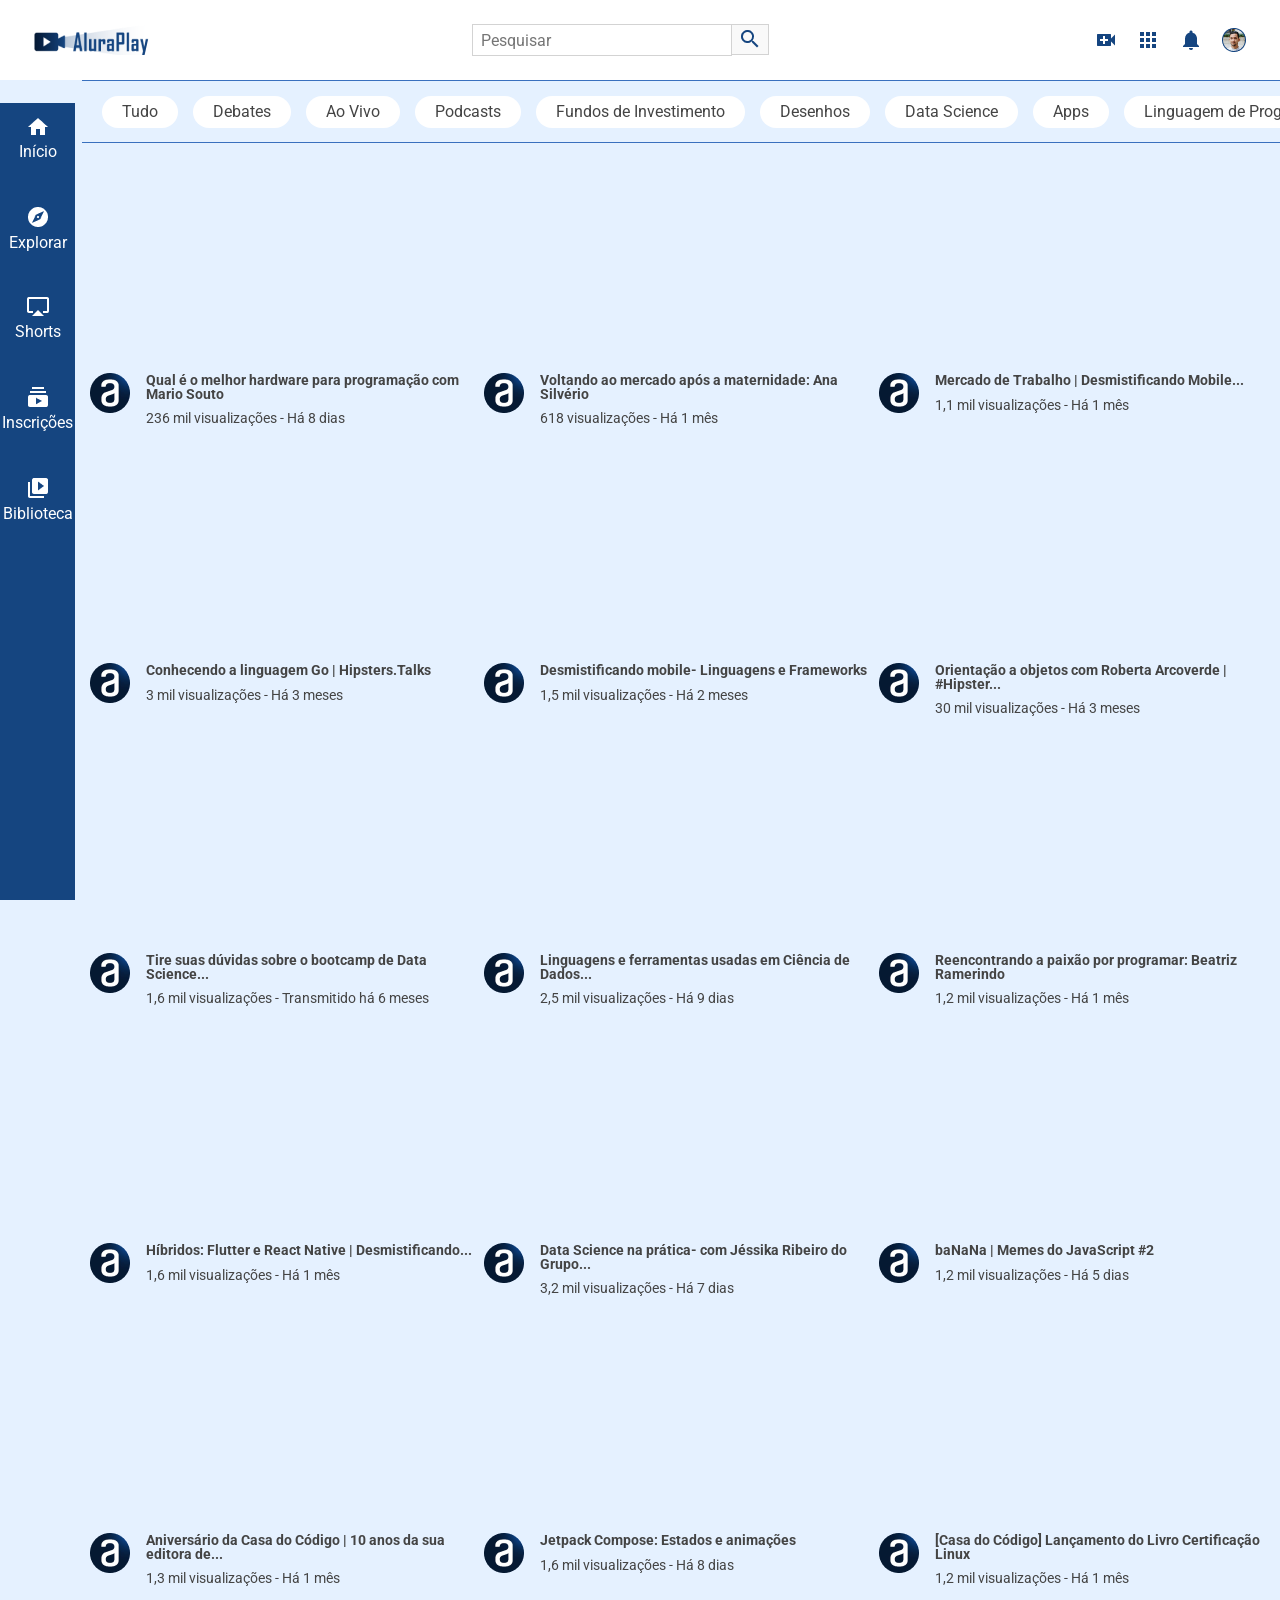
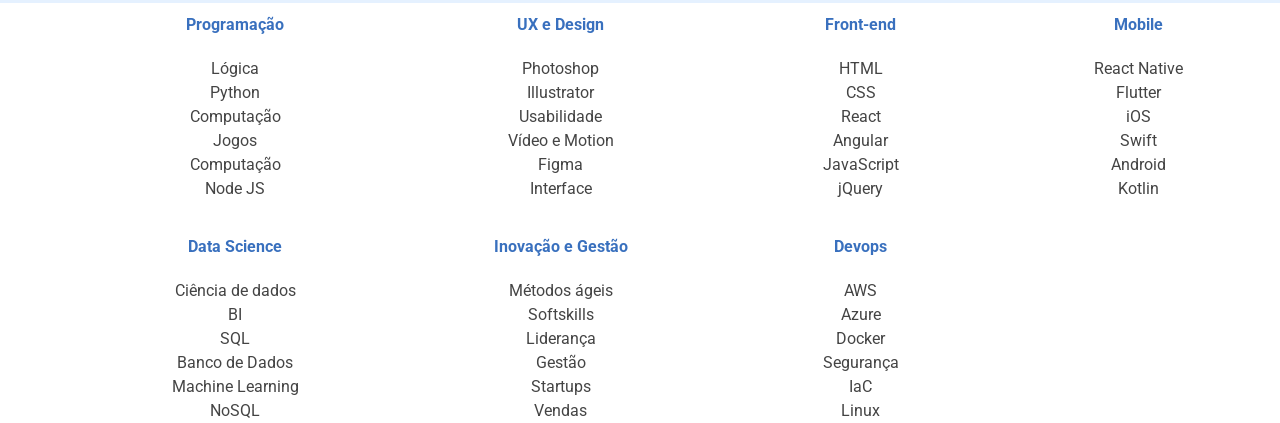
<file: index.html>
<!DOCTYPE html>
<html lang="pt-br">

<head>
    <meta charset="UTF-8">
    <meta http-equiv="X-UA-Compatible" content="IE=edge">
    <meta name="viewport" content="width=device-width, initial-scale=1.0">
    <link href="https://fonts.googleapis.com/css2?family=Roboto:wght@400;700&display=swap" rel="stylesheet">
    <link rel="stylesheet" href="./css/reset.css">
    <link rel="stylesheet" href="./css/estilos.css">
    <link rel="stylesheet" href="./css/flexbox.css">
    <title>AluraPlay</title>
    <link rel="shortcut icon" href="./img/favicon.ico" type="image/x-icon">
</head>

<body>

    <!-- Cabecalho -->
    <header>

        <nav class="cabecalho__container">

            <h1 class="logo__item" href="#"></h1>

            <div class="cabecalho__pesquisar__item">
                <form action="">
                    <input type="search" placeholder="Pesquisar" id="pesquisar" class="pesquisar__input">
                    <label for="pesquisar" class="pesquisar__label"></label>
                </form>
                <a href="#" class="cabecalho__audio"></a>
            </div>

            <div class="cabecalho__icones__item">
                <a href="#" class="cabecalho__videos"></a>
                <a href="#" class="cabecalho__apps"></a>
                <a href="#" class="cabecalho__notificacoes"></a>
                <a href="#" class="cabecalho__avatar"></a>
            </div>

        </nav>

    </header>

    <!-- Menu lateral -->

    <aside class="menu__container">
        <ul class="menu__lista">
            <li>
                <a class="menu__itens" href="#">
                    <i class="icone__inicio icone-item"></i>
                    <span>Início</span></a>
            </li>

            <li>
                <a class="menu__itens" href="#">
                    <i class="icone__explorar icone-item"></i>
                    <span>Explorar</span></a>
            </li>

            <li>
                <a class="menu__itens" href="#">
                    <i class="icone__shorts icone-item"></i>
                    <span>Shorts</span></a>
            </li>

            <li>
                <a class="menu__itens" href="#">
                    <i class="icone__inscricoes icone-item"></i>
                    <span>Inscrições</span></a>
            </li>

            <li>
                <a class="menu__itens" href="#">
                    <i class="icone__biblioteca icone-item"></i>
                    <span>Biblioteca</span></a>
            </li>
        </ul>

        <ul class="menu__lista">
            <li>
                <a class="menu__itens" href="#">
                    <i class="icone__historico icone-item"></i>
                    <span>Histórico</span></a>
            </li>

            <li>
                <a class="menu__itens" href="#">
                    <i class="icone__relogio icone-item"></i>
                    <span>Assistir mais tarde</span></a>
            </li>

            <li>
                <a class="menu__itens" href="#">
                    <i class="icone__like icone-item"></i>
                    <span>Marcados com like</span></a>
            </li>
        </ul>

        <ul class="menu__lista">
            <li>
                <a class="menu__itens" href="#">
                    <i class="icone__mostrar icone-item"></i>
                    <span>Mostrar mais 2</span></a>
            </li>

            <li>
                <a class="menu__itens" href="#">
                    <i class="icone__deschamps icone-item"></i>
                    <span>Felipe Deschamps</span></a>
            </li>

            <li>
                <a class="menu__itens" href="#">
                    <i class="icone__nerd icone-item"></i>
                    <span>Jovem Nerd</span></a>
            </li>

            <li>
                <a class="menu__itens" href="#">
                    <i class="icone__souto icone-item"></i>
                    <span>Mario Souto</span></a>
            </li>

            <li>
                <a class="menu__itens" href="#">
                    <i class="icone__iamarino icone-item"></i>
                    <span>Atila Iamarino</span></a>
            </li>

            <li>
                <a class="menu__itens" href="#">
                    <i class="icone__ballerini icone-item"></i>
                    <span>Rafaella Ballerini</span></a>
            </li>

            <li>
                <a class="menu__itens" href="#">
                    <i class="icone__gaveta icone-item"></i>
                    <span>Gaveta</span></a>
            </li>

            <li>
                <a class="menu__itens" href="#">
                    <i class="icone__alura icone-item"></i>
                    <span>Alura</span></a>
            </li>

            <li>
                <a class="menu__itens inscricoes" href="#">INSCRIÇÕES</a>
            </li>
        </ul>

        <ul class="menu__lista">
            <li class="jogos">
                <a class="menu__itens" href="#">
                    <i class="icone__jogos icone-item"></i>
                    <span>Jogos</span></a>
            </li>

            <li class="filmes">
                <a class="menu__itens" href="#">
                    <i class="icone__filmes icone-item"></i>
                    <span>Filmes</span></a>
            </li>
            <li class="premium">
                <a class="menu__itens" href="#">
                    <i class="icone__videos icone-item"></i>
                    <span>Vídeo Premium</span></a>
            </li>

            <li class="menu__itens maispagina">
                <a href="#">MAIS DA PÁGINA</a>
            </li>
        </ul>
    </aside>

    <!-- Seção superior -->

    <section class="superior__secao__container">
        <a class="superior__item" href="#">Tudo</a>
        <a class="superior__item" href="#">Debates</a>
        <a class="superior__item" href="#">Ao Vivo</a>
        <a class="superior__item" href="#">Podcasts</a>
        <a class="superior__item" href="#">Fundos de Investimento</a>
        <a class="superior__item" href="#">Desenhos</a>
        <a class="superior__item" href="#">Data Science</a>
        <a class="superior__item" href="#">Apps</a>
        <a class="superior__item" href="#">Linguagem de Programação</a>
        <a class="superior__item" href="#">Ciência da Computação</a>
        <a class="superior__item" href="#">Marketing</a>
    </section>

    <!-- Vídeos -->

    <ul class="videos__container">

        <li class="videos__item">
            <iframe width="100%"  height="72%" src="https://www.youtube.com/embed/pA-EgOaF23I" title="YouTube video player" frameborder="0"
                allow="accelerometer; autoplay; clipboard-write; encrypted-media; gyroscope; picture-in-picture"
                allowfullscreen></iframe>
            <div class="descricao-video">
                <img src="./img/videos/Ellipse 11.png" alt="Logo do canal Alura Cursos Online">
                <h3>Qual é o melhor hardware para programação com Mario Souto</h3>
                <p>236 mil visualizações - Há 8 dias</p>
            </div>
        </li>
        <li class="videos__item">
            <iframe width="100%"  height="72%" src="https://www.youtube.com/embed/OrnUhR41MYI"
                title="Voltando ao mercado após a maternidade: Ana Silvério" frameborder="0"
                allow="accelerometer; autoplay; clipboard-write; encrypted-media; gyroscope; picture-in-picture"
                allowfullscreen></iframe>
            <div class="descricao-video">
                <img src="./img/videos/Ellipse 11.png" alt="Logo do canal Alura Cursos Online">
                <h3>Voltando ao mercado após a maternidade: Ana Silvério</h3>
                <p>618 visualizações - Há 1 mês</p>
            </div>
        </li>
        <li class="videos__item">
            <iframe width="100%"  height="72%" src="https://www.youtube.com/embed/YhnNOTde2I0"
                title="Mercado de Trabalho | Desmistificando Mobile - Episódio 5" frameborder="0"
                allow="accelerometer; autoplay; clipboard-write; encrypted-media; gyroscope; picture-in-picture"
                allowfullscreen></iframe>
            <div class="descricao-video">
                <img src="./img/videos/Ellipse 11.png" alt="Logo do canal Alura Cursos Online">
                <h3>Mercado de Trabalho | Desmistificando Mobile...</h3>
                <p>1,1 mil visualizações - Há 1 mês</p>
            </div>
        </li>
        <li class="videos__item">
            <iframe width="100%"  height="72%" src="https://www.youtube.com/embed/y8FeZMv37WU" title="Conhecendo a linguagem Go | Hipsters.Talks"
                frameborder="0"
                allow="accelerometer; autoplay; clipboard-write; encrypted-media; gyroscope; picture-in-picture"
                allowfullscreen></iframe>
            <div class="descricao-video">
                <img src="./img/videos/Ellipse 11.png" alt="Logo do canal Alura Cursos Online">
                <h3>Conhecendo a linguagem Go | Hipsters.Talks</h3>
                <p>3 mil visualizações - Há 3 meses</p>
            </div>
        </li>
        <li class="videos__item">
            <iframe width="100%"  height="72%" src="https://www.youtube.com/embed/fmu1LQvZhms"
                title="Desmistificando mobile- Linguagens e Frameworks - Episódio 2" frameborder="0"
                allow="accelerometer; autoplay; clipboard-write; encrypted-media; gyroscope; picture-in-picture"
                allowfullscreen></iframe>
            <div class="descricao-video">
                <img src="./img/videos/Ellipse 11.png" alt="Logo do canal Alura Cursos Online">
                <h3>Desmistificando mobile- Linguagens e Frameworks</h3>
                <p>1,5 mil visualizações - Há 2 meses</p>
            </div>
        </li>
        <li class="videos__item">
            <iframe width="100%"  height="72%" src="https://www.youtube.com/embed/jpuJ1qrluoU"
                title="Orientação a objetos com Roberta Arcoverde | #HipstersPontoTube" frameborder="0"
                allow="accelerometer; autoplay; clipboard-write; encrypted-media; gyroscope; picture-in-picture"
                allowfullscreen></iframe>
            <div class="descricao-video">
                <img src="./img/videos/Ellipse 11.png" alt="Logo do canal Alura Cursos Online">
                <h3>Orientação a objetos com Roberta Arcoverde | #Hipster...</h3>
                <p>30 mil visualizações - Há 3 meses</p>
            </div>
        </li>
        <li class="videos__item">
            <iframe width="100%"  height="72%" src="https://www.youtube.com/embed/2HhPcadvjqU"
                title="Tire suas dúvidas sobre o bootcamp de Data Science." frameborder="0"
                allow="accelerometer; autoplay; clipboard-write; encrypted-media; gyroscope; picture-in-picture"
                allowfullscreen></iframe>
            <div class="descricao-video">
                <img src="./img/videos/Ellipse 11.png" alt="Logo do canal Alura Cursos Online">
                <h3>Tire suas dúvidas sobre o bootcamp de Data Science...</h3>
                <p>1,6 mil visualizações - Transmitido há 6 meses</p>
            </div>
        </li>
        <li class="videos__item">
            <iframe width="100%"  height="72%" src="https://www.youtube.com/embed/h83e1aAM5xQ" title="
                4:06
                TOCANDO AGORA
                Linguagens e ferramentas usadas em Ciência de Dados | Universo Data Science - Episódio 3"
                frameborder="0"
                allow="accelerometer; autoplay; clipboard-write; encrypted-media; gyroscope; picture-in-picture"
                allowfullscreen></iframe>
            <div class="descricao-video">
                <img src="./img/videos/Ellipse 11.png" alt="Logo do canal Alura Cursos Online">
                <h3>Linguagens e ferramentas usadas em Ciência de Dados...</h3>
                <p>2,5 mil visualizações - Há 9 dias</p>
            </div>
        </li>
        <li class="videos__item">
            <iframe width="100%"  height="72%" src="https://www.youtube.com/embed/CnB3eLTrkn4"
                title="Reencontrando a paixão por programar: Beatriz Ramerindo" frameborder="0"
                allow="accelerometer; autoplay; clipboard-write; encrypted-media; gyroscope; picture-in-picture"
                allowfullscreen></iframe>
            <div class="descricao-video">
                <img src="./img/videos/Ellipse 11.png" alt="Logo do canal Alura Cursos Online">
                <h3>Reencontrando a paixão por programar: Beatriz Ramerindo</h3>
                <p>1,2 mil visualizações - Há 1 mês</p>
            </div>
        </li>
        <li class="videos__item">
            <iframe width="100%"  height="72%" src="https://www.youtube.com/embed/vf9P_PycgRw"
                title="Híbridos: Flutter e React Native | Desmistificando Mobile - Episódio 4" frameborder="0"
                allow="accelerometer; autoplay; clipboard-write; encrypted-media; gyroscope; picture-in-picture"
                allowfullscreen></iframe>
            <div class="descricao-video">
                <img src="./img/videos/Ellipse 11.png" alt="Logo do canal Alura Cursos Online">
                <h3>Híbridos: Flutter e React Native | Desmistificando...</h3>
                <p>1,6 mil visualizações - Há 1 mês</p>
            </div>
        </li>
        <li class="videos__item">
            <iframe width="100%"  height="72%" src="https://www.youtube.com/embed/Nts3P35mHzE"
                title="Data Science na prática- com Jéssika Ribeiro do Grupo Boticário | Universo Data Science - Episódio 4"
                frameborder="0"
                allow="accelerometer; autoplay; clipboard-write; encrypted-media; gyroscope; picture-in-picture"
                allowfullscreen></iframe>
            <div class="descricao-video">
                <img src="./img/videos/Ellipse 11.png" alt="Logo do canal Alura Cursos Online">
                <h3>Data Science na prática- com Jéssika Ribeiro do Grupo...</h3>
                <p>3,2 mil visualizações - Há 7 dias</p>
            </div>
        </li>
        <li class="videos__item">
            <iframe width="100%"  height="72%" src="https://www.youtube.com/embed/HBVCsBtsmzA" title="baNaNa | Memes do JavaScript - Episódio 2"
                frameborder="0"
                allow="accelerometer; autoplay; clipboard-write; encrypted-media; gyroscope; picture-in-picture"
                allowfullscreen></iframe>
            <div class="descricao-video">
                <img src="./img/videos/Ellipse 11.png" alt="Logo do canal Alura Cursos Online">
                <h3>baNaNa | Memes do JavaScript #2</h3>
                <p>1,2 mil visualizações - Há 5 dias</p>
            </div>
        </li>
        <li class="videos__item">
            <iframe width="100%"  height="72%" src="https://www.youtube.com/embed/SyEdlBSw11k"
                title="Aniversário da Casa do Código | 10 anos da sua editora de Tecnologia" frameborder="0"
                allow="accelerometer; autoplay; clipboard-write; encrypted-media; gyroscope; picture-in-picture"
                allowfullscreen></iframe>
            <div class="descricao-video">
                <img src="./img/videos/Ellipse 11.png" alt="Logo do canal Alura Cursos Online">
                <h3>Aniversário da Casa do Código | 10 anos da sua editora de...</h3>
                <p>1,3 mil visualizações - Há 1 mês</p>
            </div>
        </li>
        <li class="videos__item">
            <iframe width="100%"  height="72%" src="https://www.youtube.com/embed/FKYBCl_I9zU"
                title="Jetpack Compose: Estados e animações | #AluraMais" frameborder="0"
                allow="accelerometer; autoplay; clipboard-write; encrypted-media; gyroscope; picture-in-picture"
                allowfullscreen></iframe>
            <div class="descricao-video">
                <img src="./img/videos/Ellipse 11.png" alt="Logo do canal Alura Cursos Online">
                <h3>Jetpack Compose: Estados e animações</h3>
                <p>1,6 mil visualizações - Há 8 dias</p>
            </div>
        </li>
        <li class="videos__item">
            <iframe width="100%"  height="72%" src="https://www.youtube.com/embed/68EGCA67g_A"
                title="[Casa do Código] Lançamento do Livro Certificação Linux" frameborder="0"
                allow="accelerometer; autoplay; clipboard-write; encrypted-media; gyroscope; picture-in-picture"
                allowfullscreen></iframe>
            <div class="descricao-video">
                <img src="./img/videos/Ellipse 11.png" alt="Logo do canal Alura Cursos Online">
                <h3>[Casa do Código] Lançamento do Livro Certificação Linux</h3>
                <p>1,2 mil visualizações - Há 1 mês</p>
            </div>
        </li>

    </ul>

    <!-- <Seção rodapé> -->
    <footer class="rodape__container">
        <section>
            <h2 class="rodape__titulo">Programação</h2>
            <p class="rodape__texto">Lógica</p>
            <p>Python</p>
            <p>Computação</p>
            <p>Jogos</p>
            <p>Computação</p>
            <p>Node JS</p>
        </section>

        <section>
            <h2 class="rodape__titulo">Data Science</h2>
            <p class="rodape__texto">Ciência de dados</p>
            <p>BI</p>
            <p>SQL</p>
            <p>Banco de Dados</p>
            <p>Machine Learning</p>
            <p>NoSQL</p>
        </section>

        <section>
            <h2 class="rodape__titulo">UX e Design</h2>
            <p class="rodape__texto">Photoshop</p>
            <p>Illustrator</p>
            <p>Usabilidade</p>
            <p>Vídeo e Motion</p>
            <p>Figma</p>
            <p>Interface</p>
        </section>

        <section>
            <h2 class="rodape__titulo">Inovação e Gestão</h2>
            <p class="rodape__texto">Métodos ágeis</p>
            <p>Softskills</p>
            <p>Liderança</p>
            <p>Gestão</p>
            <p>Startups</p>
            <p>Vendas</p>
        </section>

        <section>
            <h2 class="rodape__titulo">Front-end</h2>
            <p class="rodape__texto">HTML</p>
            <p>CSS</p>
            <p>React</p>
            <p>Angular</p>
            <p>JavaScript</p>
            <p>jQuery</p>
        </section>

        <section>
            <h2 class="rodape__titulo">Devops</h2>
            <p class="rodape__texto">AWS</p>
            <p>Azure</p>
            <p>Docker</p>
            <p>Segurança</p>
            <p>IaC</p>
            <p>Linux</p>
        </section>

        <section>
            <h2 class="rodape__titulo">Mobile</h2>
            <p class="rodape__texto">React Native</p>
            <p>Flutter</p>
            <p>iOS</p>
            <p>Swift</p>
            <p>Android</p>
            <p>Kotlin</p>
        </section>
    </footer>

</body>

</html>
</file>
<file: css/estilos.css>
*,
*::before,
*::after {
    --azul-escuro: #154580;
    --azul-medio: #3970BE;
    --azul-claro: #E5F1FF;
    --cinza-texto: #444444;
    --cinza-claro: #ECECEC;
    box-sizing: border-box;
}

body {
    font-family: Roboto, Arial, Helvetica, sans-serif;
    background-color: var(--azul-claro);
    position: relative;
    width: 100%;
    height: 100vh;
    overflow: auto;
    font-size: 14px;
    color: white;
    box-sizing: border-box;
    text-align: center;
}

/* CABEÇALHO */

.cabecalho__container {
    background-color: white;
    height: 80px;
    width: 100%;
    padding: 0 25px;
}

.logo__item {
    background-image: url(../img/cabecalho/Logo.png);
    background-repeat: no-repeat;
    padding: 15px 65px;
    cursor: pointer;
}

.pesquisar__input {
    width: 260px;
    height: 32px;
    border: 1px solid rgb(211, 211, 211);
    font-size: 16px;
    padding: 3px 8px;
    border: 1px solid rgb(211, 211, 211);
}

.pesquisar__label {
    background-image: url(../img/cabecalho/search.png);
    background-repeat: no-repeat;
    background-position: center;
    border: 1px solid rgb(211, 211, 211);
    background-color: #F9F9F9;
    border-left: none;
    padding: 8px 18px 5px;
    cursor: pointer;
}

.cabecalho__audio {
    background-image: url(../img/cabecalho/mic.png);
    padding: 20px;
    display: none;
}

.cabecalho__videos {
    background-image: url(../img/cabecalho/video_call.png);
    background-repeat: no-repeat;
    background-position: center;
    padding: 20px;
}

.cabecalho__apps {
    background-image: url(../img/cabecalho/apps.png);
    background-repeat: no-repeat;
    background-position: center;
    padding: 13px 30px 13px 13px;
}

.cabecalho__notificacoes {
    background-image: url(../img/cabecalho/notifications.png);
    background-repeat: no-repeat;
    background-position: center;
    padding: 13px 30px 13px 13px;
}

.cabecalho__avatar {
    background-image: url(../img/cabecalho/Avatar.png);
    background-repeat: no-repeat;
    background-position: center;
    padding: 13px 30px 13px 13px;
}

/* MENU LATERAL */

.menu__container {
    background-color: var(--azul-escuro);
    font-size: 14px;
}

.menu__itens:hover {
    background-color: var(--azul-medio);
    transition: .5s;
}

.icone__inicio::before {
    content: url(../img/menu/home.png);
}

.icone__explorar::before {
    content: url(../img/menu/explore.png);
}

.icone__shorts::before {
    content: url(../img/menu/shorts.png);
}

.icone__inscricoes::before {
    content: url(../img/menu/subscriptions.png);
}

.icone__biblioteca::before {
    content: url(../img/menu/video_library.png);
}

.icone__historico::before {
    content: url(../img/menu/history.png);
}

.icone__relogio::before {
    content: url(../img/menu/history_toggle_off.png);
}

.icone__like::before {
    content: url(../img/menu/thumb_up_alt.png);
}

.icone__alura::before {
    content: url(../img/menu/Avatar_Alura.png);
}

.icone__gaveta::before {
    content: url(../img/menu/Avatar_Gaveta.png);
}

.icone__ballerini::before {
    content: url(../img/menu/Avatar_Rafa.png);
}

.icone__iamarino::before {
    content: url(../img/menu/Avatar_Atila.png);
}

.icone__souto::before {
    content: url(../img/menu/Avatar_Souto.png);
}

.icone__nerd::before {
    content: url(../img/menu/Avatar_Jovem_Nerd.png);
}

.icone__deschamps::before {
    content: url(../img/menu/Avatar_Deschamps.png);
}

.icone__mostrar::before {
    content: url(../img/menu/keyboard_arrow_down.png);
}

.icone__videos::before {
    content: url(../img/menu/videos.png);
}

.icone__filmes::before {
    content: url(../img/menu/filmes.png);
}

.icone__jogos::before {
    content: url(../img/menu/jogos.png);
}

/* SECAO SUPERIOR */

.superior__secao__container {
    height: 63px;
    color: white;
    font-size: 16px;
    background-color: var(--azul-claro);
    padding: 0 20px;
    position: fixed;
    top: 80px;
    right: 0;
    left: 0;
}

.superior__item {
    color: var(--cinza-texto);
    font-size: 16px;
    background-color: white;
    border-radius: 20px;
    padding: 8px 20px;
    cursor: pointer;
}

.superior__item:hover {
    color: white;
    background-color: var(--azul-escuro);
    transition: .5s;
}

/* SEÇÃO VÍDEOS */

.videos__container {
    color: black;
    padding: 153px 20px 10px 20px;
}

.videos__item:hover {
    transform: scale(1.3);
    background-color: var(--azul-claro);
    z-index: 2;
    transition: .5s;
}

.descricao-video h3 {
    font-weight: 700;
    color: #444444;
}

.descricao-video p {
    font-size: 14px;
    color: #444444;
}

/* RODAPÉ */

.rodape__container {
    width: 100%;
    height: 875px;
    color: var(--cinza-texto);
    line-height: 1.5;
    font-size: 16px;
    background-color: white;
}

.rodape__titulo {
    color: var(--azul-medio);
    font-weight: bold;
    padding: 10px 0 20px 0;
}

@media(min-width: 834px) {

    body {
        height: 100vh;
    }

    /* ESTILOS DO MENU LATERAL */

    .menu__container {
        font-size: 16px;
    }

    .menu__lista {
        padding-top: 15px;
    }

    .menu__lista li {
        width: 100%;
    }

    /* ESTILOS DA SECAO SUPERIOR */

    .superior__secao__container {
        border-top: var(--azul-medio) 1px solid;
        border-bottom: var(--azul-medio) 1px solid;
        width: auto;
        left: 82px;
    }

    /*ESTILOS SEÇÃO VÍDEOS */

    .videos__container {
        padding-left: 90px;
        padding-right: 17px;
    }

    .videos__item:hover {
        transform: scale(1.3);
    }

    /* ESTILOS RODAPÉ */

    .rodape__container {
        height: 420px;
        padding-left: 74px;
    }

}

@media(min-width: 1440px) {

    /* SEÇÃO SUPERIOR */

    .superior__secao__container {
        left: 247px;
    }

    /* ESTILOS DO MENU LATERAL */

    .menu__lista {
        border-bottom: 1.5px solid var(--azul-medio);
    }

    /* ESTILOS VIDEOS */

    .videos__container {
        padding-right: 10px;
        padding-left: 248px;
    }

    /* ESTILOS RODAPÉ */

    .rodape__container {
        padding-left: 240px;
        height: 225px;
    }

}
</file>
<file: css/flexbox.css>
/*estilização do Cabeçalho*/
.cabecalho__container{
    display: flex;
    align-items: center;
    justify-content: space-between;
   position: fixed;
}

/* tornando a barra de pesquisa invisível*/
.cabecalho__pesquisar__item{
    display: none;
}


/* colocando o menu próximo ao footer com o bottom e fixando a posição dele embaixo, e garantindo que ele use 100% do conteiner*/
.menu__container {
    position: fixed;
    bottom: 0%;
    width: 100%;
    height: 74px;
}


/* adc. flex nos itens e garantindo espaçamento entre eles e que use 100% do container*/
.menu__lista {
   display: flex;
   justify-content: space-around;
   height: 100%;
   
}

/* garantindo que os nomes fiquem embaixo dos icones e gap entre eles*/
.menu__itens {
    display: flex;
    flex-direction: column;
    gap: 5px;
}

/* garantindo que todos as li estejam alinhadas no centro*/
.menu__lista li {
    align-self: center;
}

/* isso é o :nth-child com ele podemos selecionar os elementos e colocar um atributo neles de forma rápida e simples*/
.menu__lista:nth-child(2),
.menu__lista:nth-child(3),
.menu__lista:nth-child(4)
{
    display: none;
}


/*estilização roda pé*/
.rodape__container{
    display: flex;
    flex-flow: column wrap;
}

/* tornando a barra de pesquisa visível se tiver no mínimo 843px de largura*/
@media (min-width: 843px) {
    .cabecalho__pesquisar__item {
        display: block;
       
    }

    /* garantindo que o rodape tenha um espaçamento entre os itens na versão de tablet*/
    .rodape__container{
        justify-content: space-between;
    }

    .menu__container{
    position: fixed;
    height: 88.6%;
    width: 75px;
       
    }

    .menu__lista{
        flex-direction: column;
        justify-content: flex-start;
        gap: 6%;
       
    }
}


/* RESPOSIVIDADE DOS VÍDEOS */

.videos__container {
    display: flex;
    flex-wrap: wrap;
    gap: 10px;
    
}



/* VIDEOS*/


.videos__item {
    width: 303px;
    height: 280px;
    flex-grow: 1;
    gap: 100px;
}




/* DESCRIÇÃO VIDEOS */

.descricao-video {
    margin-top: 1rem;
    display: grid;
    text-align: start;
    column-gap: 1rem;
    row-gap: 10px;
    grid-template-columns: auto 1fr;
}

.descricao-video img {
    grid-area: 1 / 1 / 3 / 2;
}

.descricao-video h3 {
    grid-area: 1 / 2 / 2 / 3;
    font-weight: 700;
    color: #444444;
}

.descricao-video p {
    grid-area: 2 / 2 / 3 / 3;
    font-size: 14px;
    color: #444444;
}



/* essa é a seção de temas  abaixo da barra de pesquisa, adicionamos scroll para ter barra para arrastar os itens, e o white space para formatar os textos para que não se quebrem*/
.superior__secao__container{
    display: flex;
   align-items: center;
   overflow: scroll;
   white-space: nowrap;
   gap: 15px;
}




@media (min-width: 1440px) {
 
    .menu__container{
        width: 239px;
        overflow: scroll;
    }

.menu__lista:nth-child(2),
.menu__lista:nth-child(3),
.menu__lista:nth-child(4)
{
    display: flex;
}

.menu__lista{
    height: auto;
    gap: 30px;
    padding: 20px 17px 20px  15px;
    
}

.menu__itens {
    flex-direction: row;
    gap: 15px;
    align-items: center;
    
}

.menu__lista:nth-child(3)
{
    flex-direction: column-reverse;
}

.jogos{
    order: 3;
}

.filmes{
    order: 2;
}

.premium{
    order: 1;
}

.maispagina{
    order: 4;
}

}
</file>
